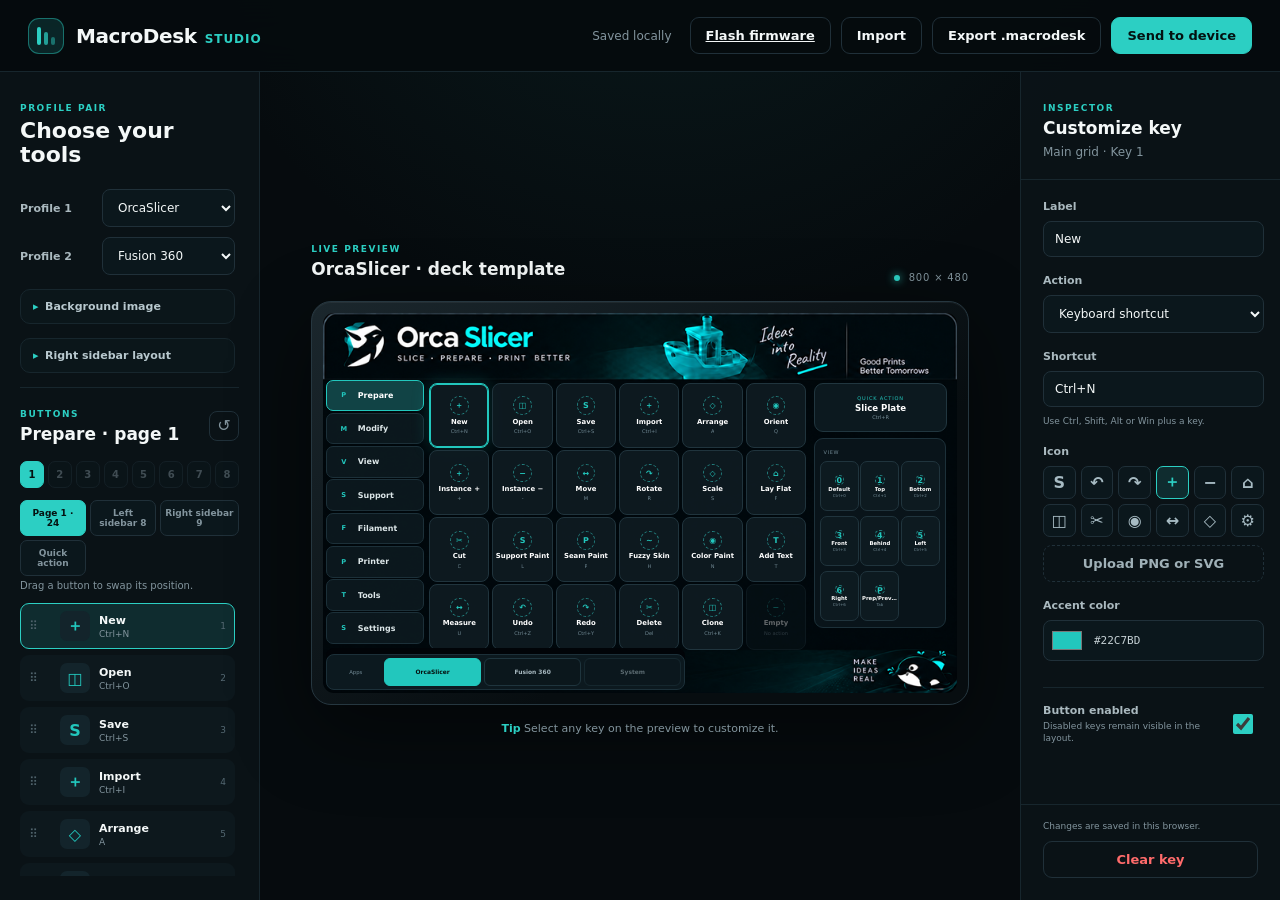
<file: index.html>
<!doctype html>
<html lang="en">
<head>
  <meta charset="utf-8">
  <meta name="viewport" content="width=device-width, initial-scale=1">
  <meta http-equiv="refresh" content="0; url=web/">
  <title>MacroDesk Studio</title>
  <script>window.location.replace("web/" + window.location.search + window.location.hash);</script>
</head>
<body>
  <p>Opening <a href="web/">MacroDesk Studio</a>...</p>
</body>
</html>
</file>
<file: web/styles.css>
:root {
  color-scheme: dark;
  --bg: #060b0e;
  --panel: #0b1419;
  --panel-2: #101c22;
  --line: #203039;
  --line-soft: #17262d;
  --text: #f4f8f8;
  --muted: #82949d;
  --accent: #2ccfc3;
  --accent-soft: rgba(44, 207, 195, 0.14);
  --danger: #ff6b6b;
  --radius: 16px;
  font-family: Inter, ui-sans-serif, system-ui, -apple-system, BlinkMacSystemFont, "Segoe UI", sans-serif;
}

* { box-sizing: border-box; }

/* An author display rule beats the UA stylesheet, so [hidden] needs saying twice.
   Without this .page-meta and .screen-grid stay on screen when the code hides them. */
[hidden] { display: none !important; }

html, body { min-height: 100%; }

body {
  margin: 0;
  background:
    radial-gradient(circle at 52% -20%, rgba(29, 105, 104, .18), transparent 32rem),
    var(--bg);
  color: var(--text);
}

button, input, select { font: inherit; }
button, select { cursor: pointer; }

.topbar {
  height: 72px;
  display: flex;
  align-items: center;
  justify-content: space-between;
  padding: 0 28px;
  border-bottom: 1px solid var(--line-soft);
  background: rgba(6, 11, 14, .92);
  backdrop-filter: blur(16px);
}

.brand {
  display: flex;
  align-items: center;
  gap: 12px;
  color: inherit;
  text-decoration: none;
}

.brand > span:last-child { display: flex; gap: 8px; align-items: baseline; }
.brand strong { font-size: 20px; letter-spacing: -.4px; }
.brand small { color: var(--accent); font-weight: 700; font-size: 12px; letter-spacing: .08em; text-transform: uppercase; }

.brand-mark {
  width: 36px;
  height: 36px;
  display: grid;
  grid-template-columns: repeat(3, 1fr);
  gap: 3px;
  padding: 8px;
  border: 1px solid rgba(44, 207, 195, .45);
  border-radius: 11px;
  background: var(--accent-soft);
}

.brand-mark span { background: var(--accent); border-radius: 2px; }
.brand-mark span:nth-child(2) { height: 70%; align-self: end; opacity: .72; }
.brand-mark span:nth-child(3) { height: 42%; align-self: end; opacity: .45; }

.top-actions { display: flex; align-items: center; gap: 10px; }
.save-state { color: var(--muted); font-size: 12px; margin-right: 8px; }

.button, .upload-button {
  border: 1px solid var(--line);
  border-radius: 9px;
  background: var(--panel-2);
  color: var(--text);
  padding: 10px 15px;
  font-weight: 700;
  font-size: 13px;
}

.button:hover, .upload-button:hover { border-color: #36505b; background: #14242b; }
.button.primary { color: #031211; background: var(--accent); border-color: var(--accent); }
.button.primary:hover { background: #42ded3; }
.button.ghost { background: transparent; }
.button.danger { color: var(--danger); background: transparent; }
.button:disabled { opacity: .35; cursor: not-allowed; }

.workspace {
  height: calc(100vh - 72px);
  min-height: 680px;
  display: grid;
  grid-template-columns: clamp(260px, 17vw, 330px) minmax(0, 1fr) clamp(260px, 16vw, 310px);
}

.panel { background: rgba(11, 20, 25, .84); }
.library-panel { border-right: 1px solid var(--line-soft); display: flex; flex-direction: column; min-height: 0; overflow: hidden; padding: 24px 20px; }

/* Settings and the key list scroll separately, so the list is never pushed below the fold. */
.library-settings { flex: 0 0 auto; overflow: visible; padding-right: 4px; }
.library-buttons { flex: 1 1 auto; max-height: none; display: flex; flex-direction: column; min-height: 0; margin-top: 14px; padding-top: 14px; border-top: 1px solid var(--line-soft); }
.library-buttons .button-list { flex: 1 1 auto; min-height: 0; overflow-y: auto; padding-right: 4px; }
.inspector-panel { border-left: 1px solid var(--line-soft); display: flex; flex-direction: column; overflow-y: auto; }

.panel-heading h1, .panel-heading h2, .stage-heading h2, .section-title h2 { margin: 4px 0 5px; line-height: 1.1; }
.panel-heading h1 { font-size: 22px; }
.panel-heading h2, .stage-heading h2, .section-title h2 { font-size: 17px; }
.panel-heading p { margin: 0; color: var(--muted); font-size: 12px; line-height: 1.55; }
.eyebrow { color: var(--accent); text-transform: uppercase; font-size: 9px; letter-spacing: .17em; font-weight: 800; }

.profile-picker { display: grid; grid-template-columns: 74px 1fr; gap: 10px 8px; align-items: center; margin-top: 22px; }
label { color: #aab9bf; font-size: 11px; font-weight: 700; }

.sidebar-layout-editor { display: grid; gap: 9px; }
.sidebar-layout-editor input, .sidebar-layout-editor select { width: 100%; margin-top: 6px; }
.layout-field-row { display: grid; grid-template-columns: 1fr 1fr; gap: 10px; }
.sidebar-toggle { margin-top: 4px; }

input, select {
  width: 100%;
  color: var(--text);
  background: #0b171c;
  border: 1px solid var(--line);
  border-radius: 8px;
  outline: none;
  padding: 10px 11px;
  font-size: 12px;
}

input:focus, select:focus { border-color: var(--accent); box-shadow: 0 0 0 3px var(--accent-soft); }
.divider { height: 1px; background: var(--line-soft); margin: 24px 0 20px; }
.section-title { display: flex; justify-content: space-between; align-items: center; }
.section-title.compact { margin-top: 22px; }
.icon-button { color: var(--muted); background: transparent; border: 1px solid var(--line); border-radius: 8px; width: 30px; height: 30px; }
.icon-button:hover { color: var(--text); border-color: #3c545f; }
.icon-button:disabled { opacity: .3; cursor: not-allowed; }
.background-upload { width: 100%; margin-top: 10px; display: grid; grid-template-columns: 34px 1fr; grid-template-rows: auto auto; column-gap: 9px; align-items: center; padding: 10px; color: #b8c8ce; text-align: left; border: 1px dashed #29414b; border-radius: 9px; background: rgba(13, 27, 33, .68); }
.background-upload:hover { color: #fff; border-color: var(--accent); background: var(--accent-soft); }
.background-upload > span { grid-row: 1 / 3; width: 34px; height: 34px; display: grid; place-items: center; border-radius: 7px; color: var(--accent); background: #13282e; font-size: 18px; }
.background-upload strong { font-size: 10px; }
.background-upload small { margin-top: 2px; color: var(--muted); font-size: 8px; }
.range-label { display: flex; justify-content: space-between; margin-top: 12px; }
.range-label output { color: var(--muted); font: 9px ui-monospace, SFMono-Regular, Consolas, monospace; }
.range-input { height: 16px; margin-top: 4px; padding: 0; border: 0; accent-color: var(--accent); box-shadow: none !important; }
.drag-hint { margin: 4px 0 12px; color: var(--muted); font-size: 10px; }
.settings-group { margin-top: 14px; border: 1px solid var(--line-soft); border-radius: 10px; background: rgba(13, 27, 33, .45); }
.settings-group > summary { padding: 10px 12px; color: #b8c8ce; font-size: 11px; font-weight: 750; cursor: pointer; list-style: none; }
.settings-group > summary::-webkit-details-marker { display: none; }
.settings-group > summary::before { content: "\25B8"; display: inline-block; width: 12px; color: var(--accent); transition: transform .15s ease; }
.settings-group[open] > summary::before { transform: rotate(90deg); }
.settings-group > summary:hover { color: var(--text); }
.settings-group > *:not(summary) { padding: 0 12px 12px; }

.page-meta { display: grid; gap: 6px; padding: 16px 22px; border-bottom: 1px solid var(--line-soft); background: rgba(13, 27, 33, .55); }
.page-meta label { font-size: 10px; }
.page-meta input, .page-meta select { padding: 8px 10px; font-size: 11px; }

.page-strip { display: grid; grid-template-columns: repeat(8, 1fr); gap: 4px; margin-top: 12px; }
.page-chip { padding: 7px 0; border: 1px solid var(--line); border-radius: 7px; background: #0b171c; color: var(--muted); font-size: 10px; font-weight: 800; }
.page-chip:hover { color: var(--text); border-color: #3c545f; }
.page-chip.empty { opacity: .45; }
.page-chip.active { color: #051211; background: var(--accent); border-color: var(--accent); opacity: 1; }

.area-tabs { display: grid; grid-template-columns: 1fr 1fr 1.2fr; gap: 4px; margin-top: 12px; }
.area-tabs button { padding: 7px 4px; border: 1px solid var(--line); border-radius: 7px; background: #0b171c; color: var(--muted); font-size: 9px; font-weight: 750; }
.area-tabs button:hover { color: var(--text); }
.area-tabs button.active { color: #051211; background: var(--accent); border-color: var(--accent); }

.button-list { display: grid; gap: 6px; }
.button-list-item {
  min-height: 46px;
  display: grid;
  grid-template-columns: 23px 31px 1fr auto;
  gap: 8px;
  align-items: center;
  border: 1px solid transparent;
  border-radius: 9px;
  padding: 6px 8px;
  background: rgba(16, 28, 34, .66);
  user-select: none;
}

.button-list-item:hover { border-color: var(--line); }
.button-list-item.selected { border-color: var(--accent); background: var(--accent-soft); }
.button-list-item.dragging { opacity: .35; }
.button-list-item .handle { color: #4f626b; letter-spacing: -2px; font-size: 12px; }
.mini-icon { width: 30px; height: 30px; border-radius: 7px; display: grid; place-items: center; background: #13242b; color: var(--button-accent); overflow: hidden; font-weight: 800; }
.mini-icon img { width: 70%; height: 70%; object-fit: contain; }
.button-list-item strong { display: block; font-size: 11px; overflow: hidden; text-overflow: ellipsis; white-space: nowrap; }
.button-list-item small { display: block; margin-top: 2px; color: var(--muted); font-size: 9px; overflow: hidden; text-overflow: ellipsis; white-space: nowrap; }
.slot-number { color: #546872; font-size: 9px; }

.stage { min-width: 0; display: flex; flex-direction: column; justify-content: center; padding: 32px clamp(24px, 4vw, 64px); }
.stage-heading { width: min(100%, 980px); margin: 0 auto 18px; display: flex; justify-content: space-between; align-items: end; }
.device-state { color: var(--muted); font-size: 10px; letter-spacing: .08em; }
.device-state span { display: inline-block; width: 6px; height: 6px; border-radius: 50%; background: var(--accent); box-shadow: 0 0 8px var(--accent); margin-right: 5px; }

.device-shell {
  width: min(100%, 980px);
  margin: 0 auto;
  padding: 11px;
  border: 1px solid #263740;
  border-radius: 20px;
  background: linear-gradient(145deg, #1b272d, #070d10 65%);
  box-shadow: 0 25px 80px rgba(0,0,0,.48), inset 0 1px rgba(255,255,255,.05);
}

.device-screen {
  --profile-accent: #2ccfc3;
  container-type: inline-size;
  position: relative;
  width: 100%;
  aspect-ratio: 5 / 3;
  overflow: hidden;
  border-radius: 11px;
  background:
    linear-gradient(rgba(255,255,255,.018) 1px, transparent 1px),
    linear-gradient(90deg, rgba(255,255,255,.018) 1px, transparent 1px),
    #071116;
  background-size: 20px 20px;
}

.screen-sidebar { position: absolute; left: .5%; top: 17.5%; bottom: 12.9%; width: 15.4%; display: grid; gap: .6%; grid-template-rows: repeat(8, 1fr); }
.screen-sidebar button { min-width: 0; color: #dce6e8; background: rgba(12, 25, 31, .93); border: 1px solid #1c3039; border-radius: 7px; display: flex; align-items: center; gap: 8%; padding: 0 9%; font-size: clamp(6px, 1.26cqw, 12px); font-weight: 750; }
.screen-sidebar button.active { color: #fff; border-color: var(--button-accent); background: color-mix(in srgb, var(--button-accent) 24%, #0c191f); }
.screen-sidebar button.selected { box-shadow: inset 0 0 0 1px var(--button-accent), 0 0 14px color-mix(in srgb, var(--button-accent) 20%, transparent); }
.screen-sidebar button.disabled { opacity: .38; }
.screen-sidebar button strong { min-width: 0; overflow: hidden; text-overflow: ellipsis; white-space: nowrap; }
.sidebar-icon { width: 20%; aspect-ratio: 1; flex: 0 0 20%; display: grid; place-items: center; color: var(--button-accent); font-size: clamp(5px, 1.05cqw, 10px); font-weight: 900; overflow: hidden; }
.sidebar-icon img { width: 100%; height: 100%; object-fit: contain; }

.screen-grid { position: absolute; left: 16.75%; top: 18.33%; width: 59.5%; height: 70.2%; display: grid; grid-template-columns: repeat(var(--main-columns, 6), 1fr); grid-template-rows: repeat(4, 1fr); gap: .8%; }
.screen-key { min-width: 0; border: 1px solid #20343d; border-radius: 8px; background: rgba(14, 27, 33, .96); color: #fff; display: flex; flex-direction: column; align-items: center; justify-content: center; gap: 4%; padding: 2.5%; }
.screen-key:hover { border-color: #49606a; }
.screen-key.selected { border-color: var(--button-accent); box-shadow: inset 0 0 0 1px var(--button-accent), 0 0 18px color-mix(in srgb, var(--button-accent) 22%, transparent); }
.screen-key.disabled { opacity: .38; }
.key-icon { width: 34%; max-height: 34%; aspect-ratio: 1; display: grid; place-items: center; color: var(--button-accent); border: 1px dashed color-mix(in srgb, var(--button-accent) 50%, #21343d); border-radius: 50%; font-weight: 900; font-size: clamp(5px, 1.26cqw, 12px); overflow: hidden; }
.key-icon img { width: 74%; height: 74%; object-fit: contain; }
.screen-key strong { max-width: 100%; font-size: clamp(5px, 1.09cqw, 11px); overflow: hidden; text-overflow: ellipsis; white-space: nowrap; }
.screen-key small { max-width: 100%; color: #718994; font-size: clamp(4px, .8cqw, 8px); overflow: hidden; text-overflow: ellipsis; white-space: nowrap; }

/* The firmware draws a sub-page at (131, 84) sized 486 x 344 on the 800 x 480
   screen, with its title at (8, 6), hint at (8, 28) and the grid inset 6px from
   the left starting 50px down. These percentages are those numbers. */
.screen-page {
  position: absolute; left: 16.375%; top: 17.5%; width: 60.75%; height: 71.6667%;
  border-radius: 9px; background: #010408; overflow: hidden;
}
.screen-page-title { position: absolute; left: 1.65%; top: 1.74%; color: #e6f2ff; font-size: clamp(6px, 1.68cqw, 16px); }
.screen-page-hint { position: absolute; left: 1.65%; top: 8.14%; right: 2%; color: #718994; font-size: clamp(5px, 1.26cqw, 12px); overflow: hidden; text-overflow: ellipsis; white-space: nowrap; }
.screen-page-grid {
  position: absolute; left: 1.2346%; top: 14.5349%; width: 97.5309%;
  display: grid;
  grid-template-columns: repeat(var(--page-columns, 4), 1fr);
  grid-auto-rows: var(--page-row-height, 10cqw);
  column-gap: 1.6461%; row-gap: 2.3256%;
}
.screen-page-key {
  min-width: 0; display: flex; flex-direction: column; align-items: center; justify-content: center; gap: 4%;
  padding: 3%; border: 1px solid #20343d; border-radius: 7px; background: rgba(14, 27, 33, .96); color: #fff;
}
.screen-page-key.selected { border-color: var(--button-accent); box-shadow: inset 0 0 0 1px var(--button-accent); }
.screen-page-key strong { max-width: 100%; overflow: hidden; text-overflow: ellipsis; white-space: nowrap; font-size: clamp(5px, 1.09cqw, 11px); }
.screen-page-key small { max-width: 100%; overflow: hidden; text-overflow: ellipsis; white-space: nowrap; color: #718994; font-size: clamp(4px, .8cqw, 8px); }
.screen-page-empty { grid-column: 1 / -1; align-self: start; color: #5d727c; font-size: clamp(5px, 1.09cqw, 11px); }

.screen-panel { position: absolute; right: 1.5%; top: 18.33%; width: 21%; height: 13.1%; color: #fff; border: 1px solid #21363f; border-radius: 9px; background: rgba(13, 27, 33, .96); display: flex; flex-direction: column; align-items: center; justify-content: center; }
.screen-panel.selected { border-color: var(--profile-accent); box-shadow: inset 0 0 0 1px var(--profile-accent); }
.screen-panel span { color: var(--profile-accent); font-size: clamp(4px, .8cqw, 8px); letter-spacing: .16em; }
.screen-panel strong { margin-top: 2%; font-size: clamp(6px, 1.36cqw, 13px); }
.screen-panel small { margin-top: 1%; color: #78909a; font-size: clamp(4px, .8cqw, 8px); }
.screen-panel-grid {
  position: absolute;
  right: 1.75%;
  top: 32.9167%;
  width: 20.75%;
  height: 50%;
  display: grid;
  grid-template-columns: repeat(var(--panel-columns, 3), 1fr);
  grid-template-rows: repeat(var(--panel-rows, 3), 1fr);
  column-gap: 1.3%;
  row-gap: 2.95%;
  padding: 3.5% .75% 1%;
  border: 1px solid #1c3039;
  border-radius: 9px;
  background: rgba(10, 21, 27, .97);
}
.screen-panel-grid::before { content: attr(data-panel-title); position: absolute; left: 6.6%; top: 5%; color: #718994; font-size: clamp(4px, .8cqw, 8px); letter-spacing: .12em; }
.device-screen.full-right-panel .screen-panel { display: none; }
.device-screen.full-right-panel .screen-panel-grid {
  top: 18.33%;
  height: 64.6%;
  padding-top: 5%;
  padding-bottom: 3%;
}
.screen-panel-key { min-width: 0; border: 1px solid #20343d; border-radius: 7px; background: rgba(14, 27, 33, .96); color: #fff; display: flex; flex-direction: column; align-items: center; justify-content: center; gap: 2%; padding: 2%; }
.screen-panel-key.selected { border-color: var(--button-accent); box-shadow: inset 0 0 0 1px var(--button-accent); }
.screen-panel-key.disabled { opacity: .38; }
.screen-panel-key.empty,
.screen-panel-key.empty.selected { border-color: transparent; background: transparent; box-shadow: none; opacity: 1; }
.screen-panel-key .key-icon { width: 27%; max-height: 27%; }
.screen-panel-key strong { max-width: 100%; overflow: hidden; text-overflow: ellipsis; white-space: nowrap; font-size: clamp(5px, .84cqw, 8px); }
.screen-panel-key small { max-width: 100%; overflow: hidden; text-overflow: ellipsis; white-space: nowrap; color: #718994; font-size: clamp(3px, .63cqw, 6px); }

.screen-tabs { position: absolute; left: .5%; bottom: .8%; z-index: 2; width: 56.7%; height: 9.6%; display: flex; align-items: center; gap: .8%; padding: .5%; border: 1px solid #1c3039; border-radius: 8px; background: #0c191f; box-shadow: 0 -6px 0 #010408; }
.screen-tabs::before { content: "Apps"; width: 14.5%; flex: 0 0 14.5%; color: #718994; text-align: center; font-size: clamp(5px, .84cqw, 8px); }
.screen-tab { width: 28%; height: 100%; border: 1px solid #1f353e; border-radius: 6px; background: #0b171c; color: #a9bac1; font-size: clamp(5px, .94cqw, 9px); font-weight: 700; }
.screen-tab.active { color: #061110; background: var(--profile-accent); border-color: var(--profile-accent); }
.screen-tab.system { opacity: .5; cursor: default; }
.stage-tip { width: min(100%, 980px); margin: 17px auto 0; color: var(--muted); font-size: 11px; text-align: center; }
.stage-tip span { color: var(--accent); font-weight: 800; }

.inspector-heading { padding: 24px 22px 18px; border-bottom: 1px solid var(--line-soft); }
#inspectorForm { padding: 20px 22px; }
fieldset { border: 0; margin: 0; padding: 0; display: grid; gap: 8px; }
fieldset[disabled] { opacity: .42; }
fieldset label:not(:first-child) { margin-top: 9px; }
.field-help { color: var(--muted); font-size: 9px; line-height: 1.45; }
.icon-choices { display: grid; grid-template-columns: repeat(6, 1fr); gap: 5px; }
.icon-choice { aspect-ratio: 1; border: 1px solid var(--line); border-radius: 7px; background: #0b171c; color: #a7bbc3; padding: 0; font-weight: 800; }
.icon-choice:hover, .icon-choice.active { color: var(--accent); border-color: var(--accent); background: var(--accent-soft); }
.upload-button { width: 100%; background: transparent; border-style: dashed; color: #9fb0b7; }
.color-field { display: flex; align-items: center; gap: 10px; padding: 6px; border: 1px solid var(--line); border-radius: 8px; background: #0b171c; }
.color-field input { width: 34px; height: 27px; padding: 0; border: 0; background: transparent; }
.color-field output { color: #c5d0d4; font: 11px ui-monospace, SFMono-Regular, Consolas, monospace; }
.toggle-row { display: flex; justify-content: space-between; align-items: center; gap: 14px; margin-top: 18px !important; padding-top: 16px; border-top: 1px solid var(--line-soft); }
.toggle-row span { flex: 1; }
.toggle-row strong, .toggle-row small { display: block; }
.toggle-row small { margin-top: 3px; color: var(--muted); font-weight: 400; font-size: 9px; line-height: 1.4; }
.toggle-row input { width: 36px; height: 20px; accent-color: var(--accent); }
.inspector-footer { margin-top: auto; padding: 16px 22px 22px; border-top: 1px solid var(--line-soft); }
.inspector-footer span { display: block; margin-bottom: 10px; color: var(--muted); font-size: 9px; }
.inspector-footer .button { width: 100%; }

.toast { position: fixed; left: 50%; bottom: 24px; z-index: 20; transform: translate(-50%, 20px); padding: 11px 16px; border: 1px solid #2c424c; border-radius: 9px; background: #132228; color: #e9f4f4; font-size: 12px; box-shadow: 0 15px 45px rgba(0,0,0,.5); opacity: 0; pointer-events: none; transition: .2s ease; }
.toast.show { opacity: 1; transform: translate(-50%, 0); }

@media (max-width: 1100px) {
  .workspace { grid-template-columns: clamp(240px, 24vw, 300px) minmax(0, 1fr); }
  .inspector-panel { position: fixed; z-index: 10; right: 0; top: 72px; bottom: 0; width: 310px; box-shadow: -20px 0 60px rgba(0,0,0,.45); transform: translateX(calc(100% - 4px)); transition: transform .2s ease; }
  .inspector-panel:focus-within, .inspector-panel:hover { transform: translateX(0); }
}

@media (max-width: 760px) {
  .topbar { padding: 0 15px; }
  .save-state, .button.ghost { display: none; }
  .workspace { height: auto; min-height: 0; display: block; }
  .library-panel { display: block; overflow: visible; border-right: 0; border-bottom: 1px solid var(--line-soft); }
  .library-settings, .library-buttons { max-height: none; overflow: visible; }
  .library-buttons .button-list { overflow: visible; }
  .button-list { grid-template-columns: 1fr; }
  .topbar { height: auto; flex-wrap: wrap; gap: 10px; padding: 12px 16px; }
  .top-actions { flex-wrap: wrap; }
  .top-actions .button { padding: 8px 11px; font-size: 12px; }
  .save-state { width: 100%; margin: 0; }
  .button-list-item { grid-template-columns: 18px 28px minmax(0, 1fr) auto; gap: 6px; }
  .stage { padding: 28px 12px 40px; }
  .inspector-panel { position: static; width: auto; transform: none; border-left: 0; border-top: 1px solid var(--line-soft); box-shadow: none; }
}
</file>
